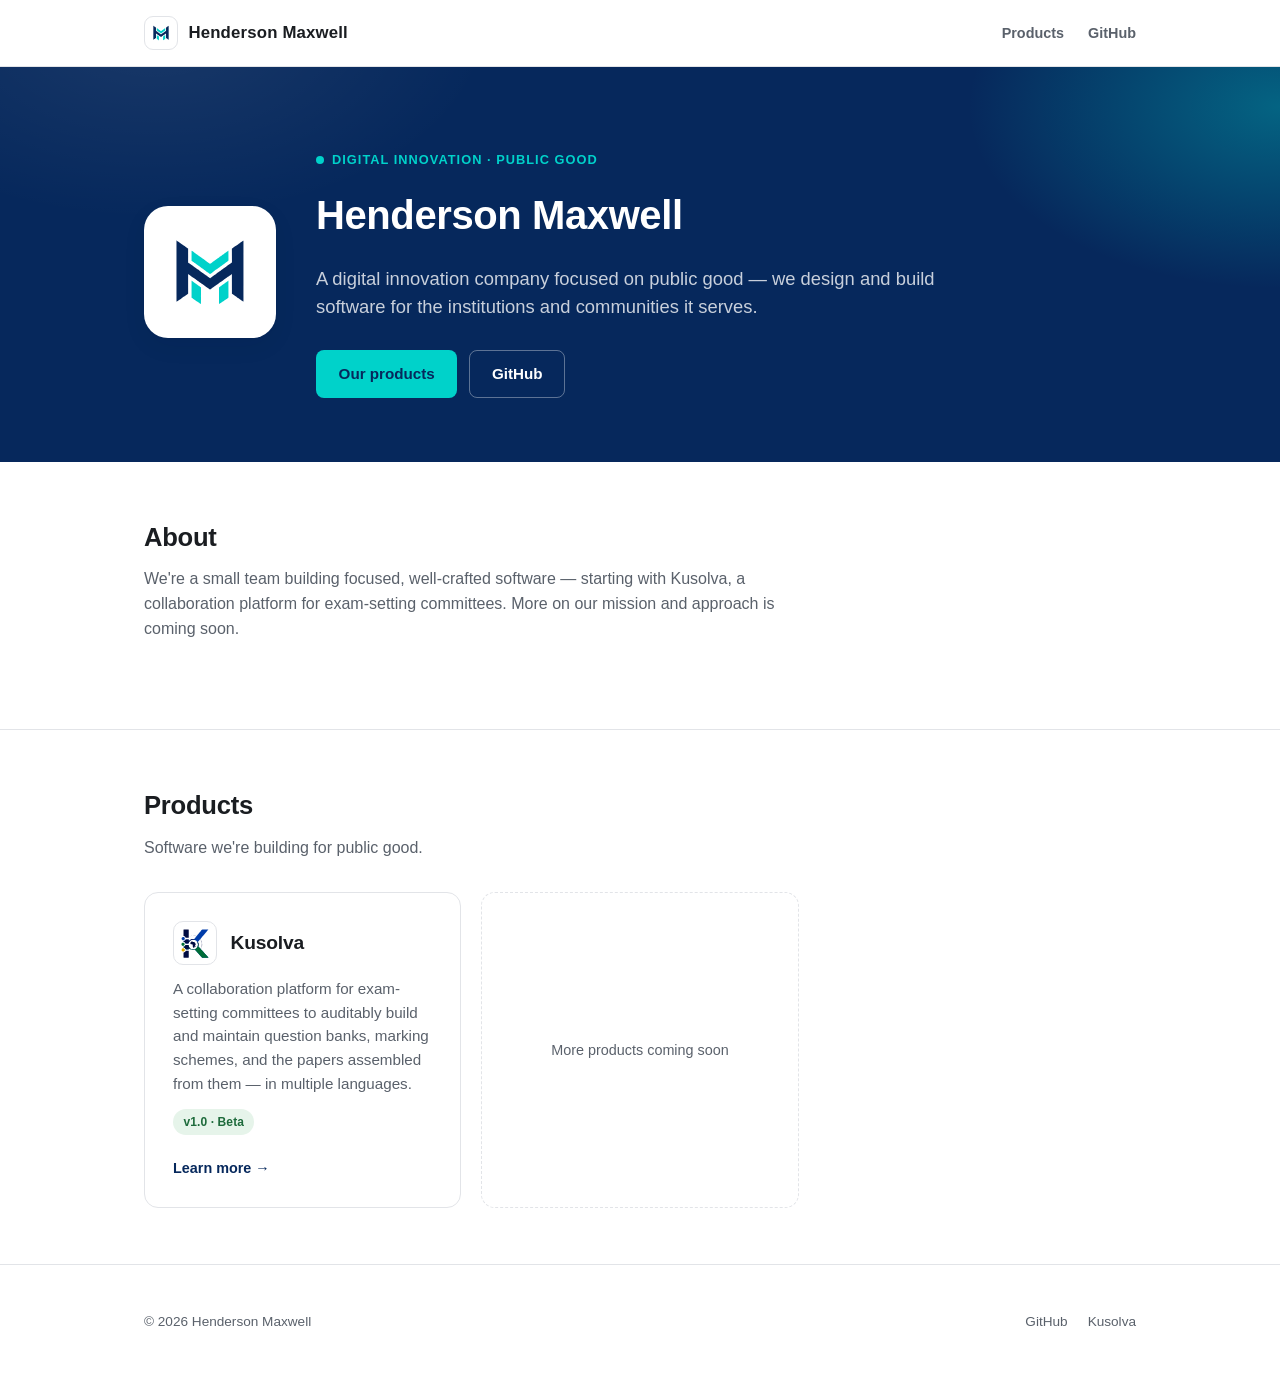
<file: index.html>
<!DOCTYPE html>
<html lang="en">
<head>
  <meta charset="UTF-8">
  <meta name="viewport" content="width=device-width, initial-scale=1.0">
  <title>Henderson Maxwell</title>
  <meta name="description" content="Henderson Maxwell — a digital innovation company focused on public good.">
  <link rel="icon" type="image/svg+xml" href="henderson-maxwell-mark.svg">
  <link rel="stylesheet" href="css/style.css">
</head>
<body>

  <header class="site-header">
    <div class="container header-inner">
      <a class="brand" href="/">
        <span class="brand-mark"><img src="henderson-maxwell-mark.svg" alt="" width="34" height="34"></span>
        <span class="brand-name">Henderson Maxwell</span>
      </a>
      <nav class="site-nav">
        <a href="#products">Products</a>
        <a href="https://github.com/henderson-maxwell" target="_blank" rel="noopener noreferrer">GitHub</a>
      </nav>
    </div>
  </header>

  <main>
    <section class="hero">
      <div class="container hero-inner">
        <span class="hero-mark"><img src="henderson-maxwell-mark.svg" alt="Henderson Maxwell" width="132" height="132"></span>
        <div class="hero-content">
          <p class="eyebrow">Digital innovation &middot; Public good</p>
          <h1>Henderson Maxwell</h1>
          <p class="tagline tagline-lg">
            A digital innovation company focused on public good — we design
            and build software for the institutions and communities it serves.
          </p>
          <div class="cta-group">
            <a class="btn btn-primary" href="#products">Our products</a>
            <a class="btn btn-secondary" href="https://github.com/henderson-maxwell" target="_blank" rel="noopener noreferrer">GitHub</a>
          </div>
        </div>
      </div>
    </section>

    <section class="section" id="about">
      <div class="container">
        <div class="section-head">
          <h2>About</h2>
          <p>
            We're a small team building focused, well-crafted software —
            starting with Kusolva, a collaboration platform for exam-setting
            committees. More on our mission and approach is coming soon.
          </p>
        </div>
      </div>
    </section>

    <section class="section" id="products">
      <div class="container">
        <div class="section-head">
          <h2>Products</h2>
          <p>Software we're building for public good.</p>
        </div>
        <div class="product-grid">

          <article class="product-card">
            <div class="product-card-head">
              <span class="product-mark"><img src="kusolva/kusolva-mark.svg" alt="" width="44" height="44"></span>
              <h3 class="product-name">Kusolva</h3>
            </div>
            <p class="product-description">
              A collaboration platform for exam-setting committees to
              auditably build and maintain question banks, marking schemes,
              and the papers assembled from them — in multiple languages.
            </p>
            <p class="product-status"><span class="badge badge-success">v1.0 &middot; Beta</span></p>
            <a class="product-link" href="kusolva/">Learn more &rarr;</a>
          </article>

          <article class="product-card placeholder" aria-hidden="true">
            More products coming soon
          </article>

        </div>
      </div>
    </section>
  </main>

  <footer class="site-footer">
    <div class="container footer-inner">
      <p>&copy; 2026 Henderson Maxwell</p>
      <div class="footer-links">
        <a href="https://github.com/henderson-maxwell" target="_blank" rel="noopener noreferrer">GitHub</a>
        <a href="kusolva/">Kusolva</a>
      </div>
    </div>
  </footer>

</body>
</html>
</file>
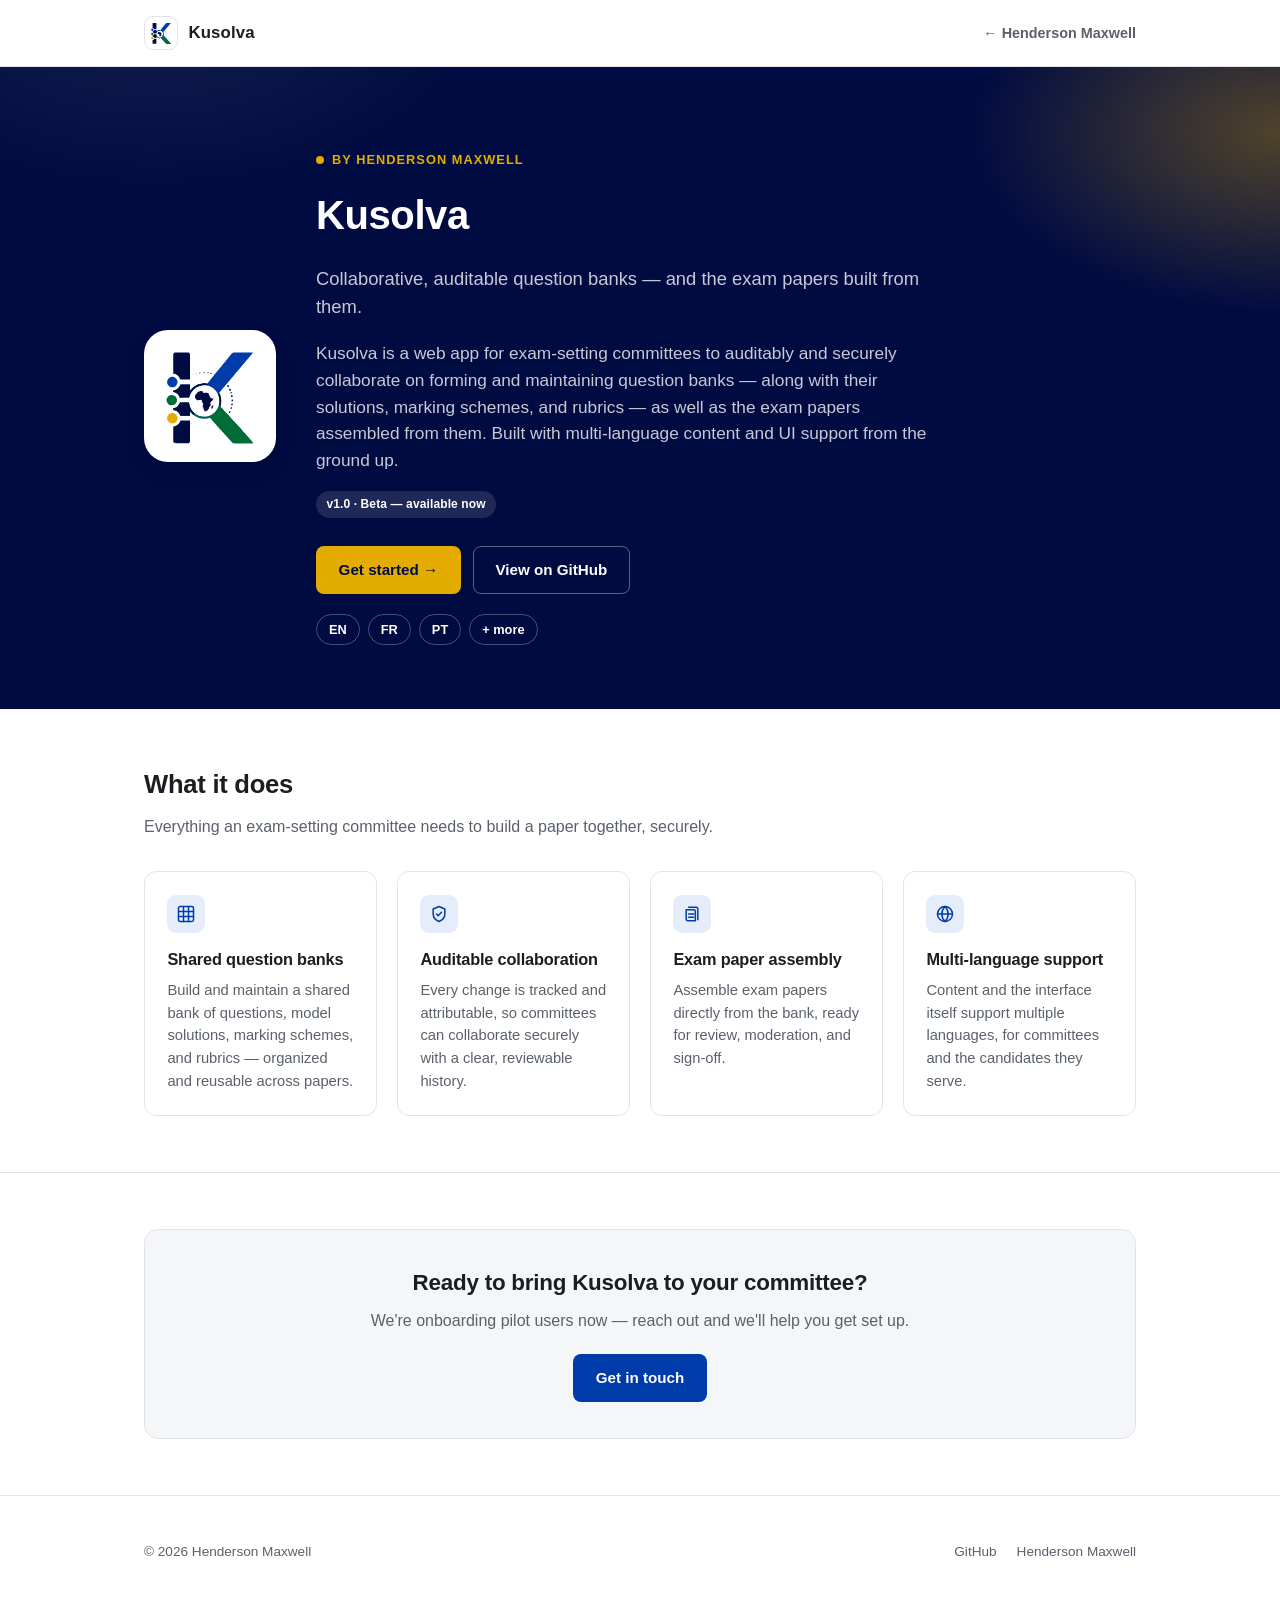
<file: kusolva/index.html>
<!DOCTYPE html>
<html lang="en">
<head>
  <meta charset="UTF-8">
  <meta name="viewport" content="width=device-width, initial-scale=1.0">
  <title>Kusolva — Henderson Maxwell</title>
  <meta name="description" content="Kusolva — a web app for exam-setting committees to auditably and securely collaborate on question banks, marking schemes, rubrics, and the papers assembled from them, with multi-language support.">
  <link rel="icon" type="image/svg+xml" href="kusolva-mark.svg">
  <link rel="stylesheet" href="../css/style.css">
  <link rel="stylesheet" href="kusolva.css">
</head>
<body>

  <header class="site-header">
    <div class="container header-inner">
      <a class="brand" href="../">
        <span class="brand-mark"><img src="kusolva-mark.svg" alt="" width="34" height="34"></span>
        <span class="brand-name">Kusolva</span>
      </a>
      <nav class="site-nav">
        <a class="back-link" href="../">&larr; Henderson Maxwell</a>
      </nav>
    </div>
  </header>

  <main>
    <section class="hero">
      <div class="container hero-inner">
        <span class="hero-mark"><img src="kusolva-mark.svg" alt="Kusolva" width="132" height="132"></span>
        <div class="hero-content">
          <p class="eyebrow">By Henderson Maxwell</p>
          <h1>Kusolva</h1>
          <p class="tagline tagline-lg">
            Collaborative, auditable question banks — and the exam papers built from them.
          </p>
          <p class="tagline">
            Kusolva is a web app for exam-setting committees to auditably and
            securely collaborate on forming and maintaining question banks
            — along with their solutions, marking schemes, and rubrics —
            as well as the exam papers assembled from them. Built with
            multi-language content and UI support from the ground up.
          </p>
          <p class="product-status">
            <span class="badge badge-success badge-on-dark">v1.0 &middot; Beta &mdash; available now</span>
          </p>
          <div class="cta-group">
            <a class="btn btn-primary" href="https://github.com/henderson-maxwell/kusolva" target="_blank" rel="noopener noreferrer">
              Get started &rarr;
            </a>
            <a class="btn btn-secondary" href="https://github.com/henderson-maxwell/kusolva" target="_blank" rel="noopener noreferrer">
              View on GitHub
            </a>
          </div>
          <!-- swap the buttons above to the live deployed app URL once Kusolva is hosted -->
          <div class="pill-row" aria-label="Available languages">
            <span class="pill">EN</span>
            <span class="pill">FR</span>
            <span class="pill">PT</span>
            <span class="pill">+ more</span>
          </div>
        </div>
      </div>
    </section>

    <section class="section" id="features">
      <div class="container">
        <div class="section-head">
          <h2>What it does</h2>
          <p>Everything an exam-setting committee needs to build a paper together, securely.</p>
        </div>
        <ul class="feature-list">
          <li>
            <span class="feature-icon" aria-hidden="true">
              <svg width="20" height="20" viewBox="0 0 24 24" fill="none" stroke="currentColor" stroke-width="1.8" stroke-linecap="round" stroke-linejoin="round">
                <rect x="3" y="3" width="18" height="18" rx="2"/>
                <path d="M3 9h18M3 15h18M9 3v18M15 3v18"/>
              </svg>
            </span>
            <h3>Shared question banks</h3>
            <p>Build and maintain a shared bank of questions, model solutions, marking schemes, and rubrics — organized and reusable across papers.</p>
          </li>
          <li>
            <span class="feature-icon" aria-hidden="true">
              <svg width="20" height="20" viewBox="0 0 24 24" fill="none" stroke="currentColor" stroke-width="1.8" stroke-linecap="round" stroke-linejoin="round">
                <path d="M12 3l7 3v6c0 4.5-3 7.5-7 9-4-1.5-7-4.5-7-9V6l7-3z"/>
                <path d="M9 12l2 2 4-4"/>
              </svg>
            </span>
            <h3>Auditable collaboration</h3>
            <p>Every change is tracked and attributable, so committees can collaborate securely with a clear, reviewable history.</p>
          </li>
          <li>
            <span class="feature-icon" aria-hidden="true">
              <svg width="20" height="20" viewBox="0 0 24 24" fill="none" stroke="currentColor" stroke-width="1.8" stroke-linecap="round" stroke-linejoin="round">
                <path d="M8 4h9a2 2 0 0 1 2 2v13"/>
                <path d="M5 7h9a2 2 0 0 1 2 2v11H7a2 2 0 0 1-2-2V7z"/>
                <path d="M8 12h6M8 16h6"/>
              </svg>
            </span>
            <h3>Exam paper assembly</h3>
            <p>Assemble exam papers directly from the bank, ready for review, moderation, and sign-off.</p>
          </li>
          <li>
            <span class="feature-icon" aria-hidden="true">
              <svg width="20" height="20" viewBox="0 0 24 24" fill="none" stroke="currentColor" stroke-width="1.8" stroke-linecap="round" stroke-linejoin="round">
                <circle cx="12" cy="12" r="9"/>
                <path d="M3 12h18M12 3c2.5 2.5 3.8 5.7 3.8 9s-1.3 6.5-3.8 9c-2.5-2.5-3.8-5.7-3.8-9s1.3-6.5 3.8-9z"/>
              </svg>
            </span>
            <h3>Multi-language support</h3>
            <p>Content and the interface itself support multiple languages, for committees and the candidates they serve.</p>
          </li>
        </ul>
      </div>
    </section>

    <section class="section" id="get-in-touch">
      <div class="container">
        <div class="callout">
          <h2>Ready to bring Kusolva to your committee?</h2>
          <p>We're onboarding pilot users now — reach out and we'll help you get set up.</p>
          <div class="cta-group">
            <a class="btn btn-on-light-primary" href="https://github.com/henderson-maxwell/kusolva/issues" target="_blank" rel="noopener noreferrer">
              Get in touch
            </a>
          </div>
          <!-- point this at a real contact channel (email/form) once one exists -->
        </div>
      </div>
    </section>
  </main>

  <footer class="site-footer">
    <div class="container footer-inner">
      <p>&copy; 2026 Henderson Maxwell</p>
      <div class="footer-links">
        <a href="https://github.com/henderson-maxwell/kusolva" target="_blank" rel="noopener noreferrer">GitHub</a>
        <a href="../">Henderson Maxwell</a>
      </div>
    </div>
  </footer>

</body>
</html>
</file>
<file: css/style.css>
/* ==========================================================================
   Henderson Maxwell — shared design system
   Brand tokens default to Henderson Maxwell (navy / teal). A product page
   can override --accent, --accent-contrast, --brand-2, --ink and --glow
   by loading a small stylesheet after this one (see kusolva/kusolva.css).
   ========================================================================== */

:root {
  /* neutrals */
  --bg: #ffffff;
  --bg-alt: #f5f6f8;
  --text: #1a1d21;
  --text-muted: #5a616b;
  --border: #e2e4e8;
  --card-bg: #ffffff;

  /* Henderson Maxwell brand (default) */
  --ink: #06285c;         /* always-dark brand surface (hero/header bands) */
  --ink-contrast: #ffffff;
  --glow: #00d2ca;        /* accent line/dot decoration on --ink surfaces */

  --accent: #06285c;             /* links, icons, borders in light mode */
  --accent-contrast: #ffffff;    /* text placed on a solid --accent surface */
  --brand-2: #049a93;            /* secondary accent, e.g. hover/underline */

  --badge-bg: #e5f9f8;
  --badge-text: #05625d;
  --badge-success-bg: #e6f4ea;
  --badge-success-text: #1e6b3c;

  --shadow: 0 1px 2px rgba(20, 24, 33, 0.04), 0 8px 24px rgba(20, 24, 33, 0.06);
}

@media (prefers-color-scheme: dark) {
  :root {
    --bg: #14161a;
    --bg-alt: #1b1e23;
    --text: #eceef1;
    --text-muted: #a3a9b2;
    --border: #2b2f36;
    --card-bg: #1b1e23;

    --accent: #00d2ca;
    --accent-contrast: #06285c;
    --brand-2: #5ce8e1;

    --badge-bg: #123b3a;
    --badge-text: #6fe4dd;
    --badge-success-bg: #163625;
    --badge-success-text: #6fd497;

    --shadow: 0 1px 2px rgba(0, 0, 0, 0.24), 0 8px 24px rgba(0, 0, 0, 0.32);
  }
}

* {
  box-sizing: border-box;
}

body {
  margin: 0;
  font-family: -apple-system, BlinkMacSystemFont, "Segoe UI", Roboto, Helvetica, Arial, sans-serif;
  background: var(--bg);
  color: var(--text);
  line-height: 1.55;
  -webkit-font-smoothing: antialiased;
}

.container {
  max-width: 1040px;
  margin: 0 auto;
  padding: 0 1.5rem;
}

a {
  color: var(--accent);
}

h1, h2, h3 {
  font-weight: 700;
  letter-spacing: -0.01em;
}

/* ---------- header ---------- */

.site-header {
  border-bottom: 1px solid var(--border);
  background: var(--bg);
}

.header-inner {
  display: flex;
  align-items: center;
  justify-content: space-between;
  gap: 1rem;
  padding: 1rem 1.5rem;
}

.brand {
  display: flex;
  align-items: center;
  gap: 0.65rem;
  text-decoration: none;
  color: var(--text);
}

.brand-mark {
  display: flex;
  align-items: center;
  justify-content: center;
  width: 34px;
  height: 34px;
  border-radius: 9px;
  background: #ffffff;
  border: 1px solid var(--border);
  padding: 5px;
  flex: none;
}

.brand-mark img {
  width: 100%;
  height: 100%;
  object-fit: contain;
  display: block;
}

.brand-name {
  font-weight: 700;
  font-size: 1.05rem;
  letter-spacing: 0.01em;
}

.back-link {
  display: inline-flex;
  align-items: center;
  gap: 0.35rem;
  font-size: 0.9rem;
  text-decoration: none;
  color: var(--text-muted);
}

.back-link:hover {
  color: var(--accent);
}

.site-nav {
  display: flex;
  align-items: center;
  gap: 1.5rem;
}

.site-nav a {
  font-size: 0.9rem;
  font-weight: 600;
  text-decoration: none;
  color: var(--text-muted);
}

.site-nav a:hover {
  color: var(--accent);
}

/* ---------- brand hero (dark, always on-brand regardless of theme) ------ */

.hero {
  position: relative;
  padding: 5rem 0 4rem;
  background: var(--ink);
  color: var(--ink-contrast);
  overflow: hidden;
}

.hero::before {
  content: "";
  position: absolute;
  inset: 0;
  background:
    radial-gradient(560px 320px at 12% -10%, rgba(255, 255, 255, 0.08), transparent 60%),
    radial-gradient(480px 280px at 100% 10%, color-mix(in srgb, var(--glow) 35%, transparent), transparent 65%);
  pointer-events: none;
}

.hero-inner {
  position: relative;
  display: flex;
  align-items: center;
  gap: 2.5rem;
}

.hero-content {
  flex: 1;
  min-width: 0;
}

.hero-mark {
  flex: none;
  width: 132px;
  height: 132px;
  border-radius: 24px;
  background: #ffffff;
  padding: 18px;
  box-shadow: var(--shadow);
}

.hero-mark img {
  width: 100%;
  height: 100%;
  object-fit: contain;
  display: block;
}

.eyebrow {
  display: inline-flex;
  align-items: center;
  gap: 0.5rem;
  font-size: 0.8rem;
  font-weight: 700;
  text-transform: uppercase;
  letter-spacing: 0.08em;
  color: var(--glow);
  margin: 0 0 0.9rem;
}

.eyebrow::before {
  content: "";
  width: 8px;
  height: 8px;
  border-radius: 50%;
  background: var(--glow);
}

.hero h1 {
  margin: 0 0 1rem;
  font-size: 2.5rem;
  color: var(--ink-contrast);
}

.hero .tagline {
  max-width: 620px;
  color: rgba(255, 255, 255, 0.78);
  font-size: 1.08rem;
}

.hero .tagline.tagline-lg {
  font-size: 1.15rem;
}

/* ---------- sections ---------- */

.section {
  padding: 3.5rem 0;
}

.section + .section {
  border-top: 1px solid var(--border);
}

.section-head {
  max-width: 680px;
  margin: 0 0 2rem;
}

.section-head h2 {
  margin: 0 0 0.6rem;
  font-size: 1.6rem;
}

.section-head p {
  margin: 0;
  color: var(--text-muted);
}

/* ---------- products grid ---------- */

.product-grid {
  display: grid;
  grid-template-columns: repeat(auto-fill, minmax(280px, 1fr));
  gap: 1.25rem;
}

.product-card {
  border: 1px solid var(--border);
  background: var(--card-bg);
  border-radius: 14px;
  padding: 1.75rem;
  display: flex;
  flex-direction: column;
  gap: 0.6rem;
  transition: border-color 0.15s ease, transform 0.15s ease;
}

.product-card:hover {
  border-color: var(--accent);
  transform: translateY(-2px);
}

.product-card-head {
  display: flex;
  align-items: center;
  gap: 0.85rem;
  margin-bottom: 0.15rem;
}

.product-mark {
  display: flex;
  align-items: center;
  justify-content: center;
  width: 44px;
  height: 44px;
  border-radius: 10px;
  background: #ffffff;
  border: 1px solid var(--border);
  padding: 6px;
  flex: none;
}

.product-mark img {
  width: 100%;
  height: 100%;
  object-fit: contain;
  display: block;
}

.product-name {
  margin: 0;
  font-size: 1.2rem;
}

.product-description {
  margin: 0;
  color: var(--text-muted);
  font-size: 0.95rem;
}

.product-status {
  margin: 0.25rem 0 0;
}

.product-link {
  margin-top: auto;
  padding-top: 0.75rem;
  font-weight: 600;
  font-size: 0.9rem;
  text-decoration: none;
}

.product-link:hover {
  text-decoration: underline;
}

.product-card.placeholder {
  align-items: center;
  justify-content: center;
  text-align: center;
  color: var(--text-muted);
  border-style: dashed;
  font-size: 0.9rem;
}

.product-card.placeholder:hover {
  transform: none;
  border-color: var(--border);
}

/* ---------- badges ---------- */

.badge {
  display: inline-block;
  font-size: 0.75rem;
  font-weight: 700;
  padding: 0.25rem 0.65rem;
  border-radius: 999px;
  background: var(--badge-bg);
  color: var(--badge-text);
  letter-spacing: 0.01em;
}

.badge-success {
  background: var(--badge-success-bg);
  color: var(--badge-success-text);
}

.badge-on-dark {
  background: rgba(255, 255, 255, 0.12);
  color: var(--ink-contrast);
}

/* ---------- buttons ---------- */

.cta-group {
  display: flex;
  flex-wrap: wrap;
  gap: 0.75rem;
  margin-top: 1.75rem;
}

.btn {
  display: inline-flex;
  align-items: center;
  gap: 0.4rem;
  padding: 0.7rem 1.35rem;
  border-radius: 8px;
  font-weight: 600;
  font-size: 0.95rem;
  text-decoration: none;
  border: 1px solid transparent;
  cursor: pointer;
}

.btn-primary {
  background: var(--glow);
  color: var(--ink);
}

.btn-primary:hover {
  opacity: 0.9;
}

.btn-secondary {
  background: transparent;
  color: var(--ink-contrast);
  border-color: rgba(255, 255, 255, 0.35);
}

.btn-secondary:hover {
  border-color: var(--ink-contrast);
}

/* solid variants for use on light (non-hero) backgrounds */
.btn-on-light-primary {
  background: var(--accent);
  color: var(--accent-contrast);
}

.btn-on-light-primary:hover {
  opacity: 0.9;
}

.btn-on-light-secondary {
  background: transparent;
  color: var(--text);
  border-color: var(--border);
}

.btn-on-light-secondary:hover {
  border-color: var(--accent);
  color: var(--accent);
}

/* ---------- feature list ---------- */

.feature-list {
  list-style: none;
  margin: 0;
  padding: 0;
  display: grid;
  grid-template-columns: repeat(auto-fill, minmax(230px, 1fr));
  gap: 1.25rem;
}

.feature-list li {
  border: 1px solid var(--border);
  background: var(--card-bg);
  border-radius: 12px;
  padding: 1.4rem;
}

.feature-icon {
  display: flex;
  align-items: center;
  justify-content: center;
  width: 38px;
  height: 38px;
  border-radius: 9px;
  background: var(--badge-bg);
  color: var(--accent);
  margin-bottom: 0.9rem;
}

.feature-list h3 {
  margin: 0 0 0.4rem;
  font-size: 1.02rem;
}

.feature-list p {
  margin: 0;
  color: var(--text-muted);
  font-size: 0.92rem;
}

/* ---------- language pills ---------- */

.pill-row {
  display: flex;
  flex-wrap: wrap;
  gap: 0.5rem;
  margin-top: 1.25rem;
}

.pill {
  display: inline-flex;
  align-items: center;
  padding: 0.3rem 0.75rem;
  border-radius: 999px;
  font-size: 0.8rem;
  font-weight: 600;
  border: 1px solid rgba(255, 255, 255, 0.28);
  color: var(--ink-contrast);
}

/* ---------- callout ---------- */

.callout {
  background: var(--bg-alt);
  border: 1px solid var(--border);
  border-radius: 14px;
  padding: 2.25rem;
  text-align: center;
}

.callout h2 {
  margin: 0 0 0.5rem;
  font-size: 1.4rem;
}

.callout p {
  margin: 0 0 1.25rem;
  color: var(--text-muted);
}

.callout .cta-group {
  justify-content: center;
  margin-top: 0;
}

/* ---------- footer ---------- */

.site-footer {
  border-top: 1px solid var(--border);
  padding: 2rem 0;
  color: var(--text-muted);
  font-size: 0.85rem;
}

.footer-inner {
  display: flex;
  flex-wrap: wrap;
  align-items: center;
  justify-content: space-between;
  gap: 1rem;
}

.footer-links {
  display: flex;
  gap: 1.25rem;
}

.footer-links a {
  color: var(--text-muted);
  text-decoration: none;
}

.footer-links a:hover {
  color: var(--accent);
}

/* ---------- responsive ---------- */

@media (max-width: 640px) {
  .hero {
    padding: 3.5rem 0 3rem;
  }

  .hero-inner {
    flex-direction: column;
    align-items: flex-start;
    gap: 1.75rem;
  }

  .hero-mark {
    width: 96px;
    height: 96px;
  }

  .hero h1 {
    font-size: 2rem;
  }

  .site-nav {
    gap: 1rem;
  }
}
</file>
<file: kusolva/kusolva.css>
/* Kusolva brand overrides — loaded after ../css/style.css */

:root {
  --ink: #000b41;
  --ink-contrast: #ffffff;
  --glow: #e4ac00;

  --accent: #003ca9;
  --accent-contrast: #ffffff;
  --brand-2: #006d37;

  --badge-bg: #e5edfa;
  --badge-text: #003ca9;
  --badge-success-bg: #e2f3ea;
  --badge-success-text: #045c33;
}

@media (prefers-color-scheme: dark) {
  :root {
    --accent: #6fa1ff;
    --accent-contrast: #000b41;
    --brand-2: #4fd08a;

    --badge-bg: #12213f;
    --badge-text: #8fb8ff;
    --badge-success-bg: #123524;
    --badge-success-text: #6fd497;
  }
}
</file>
